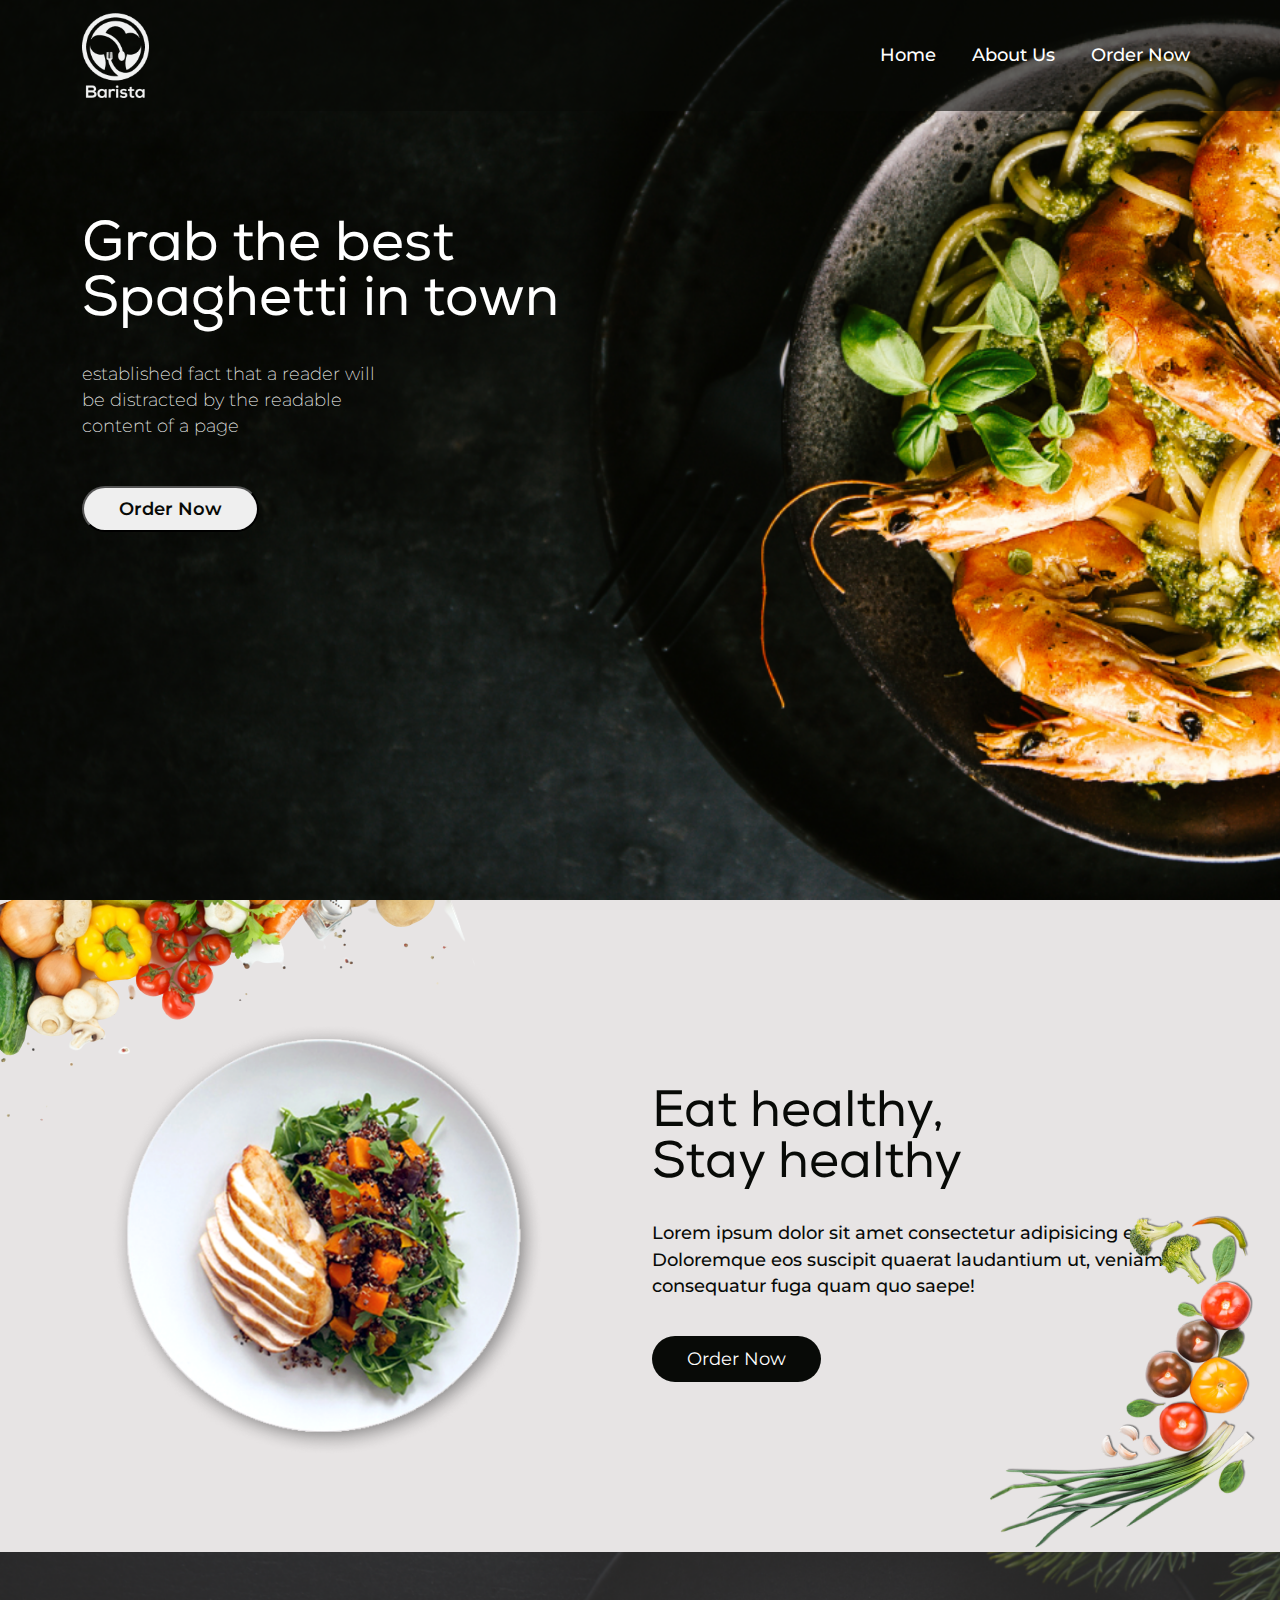
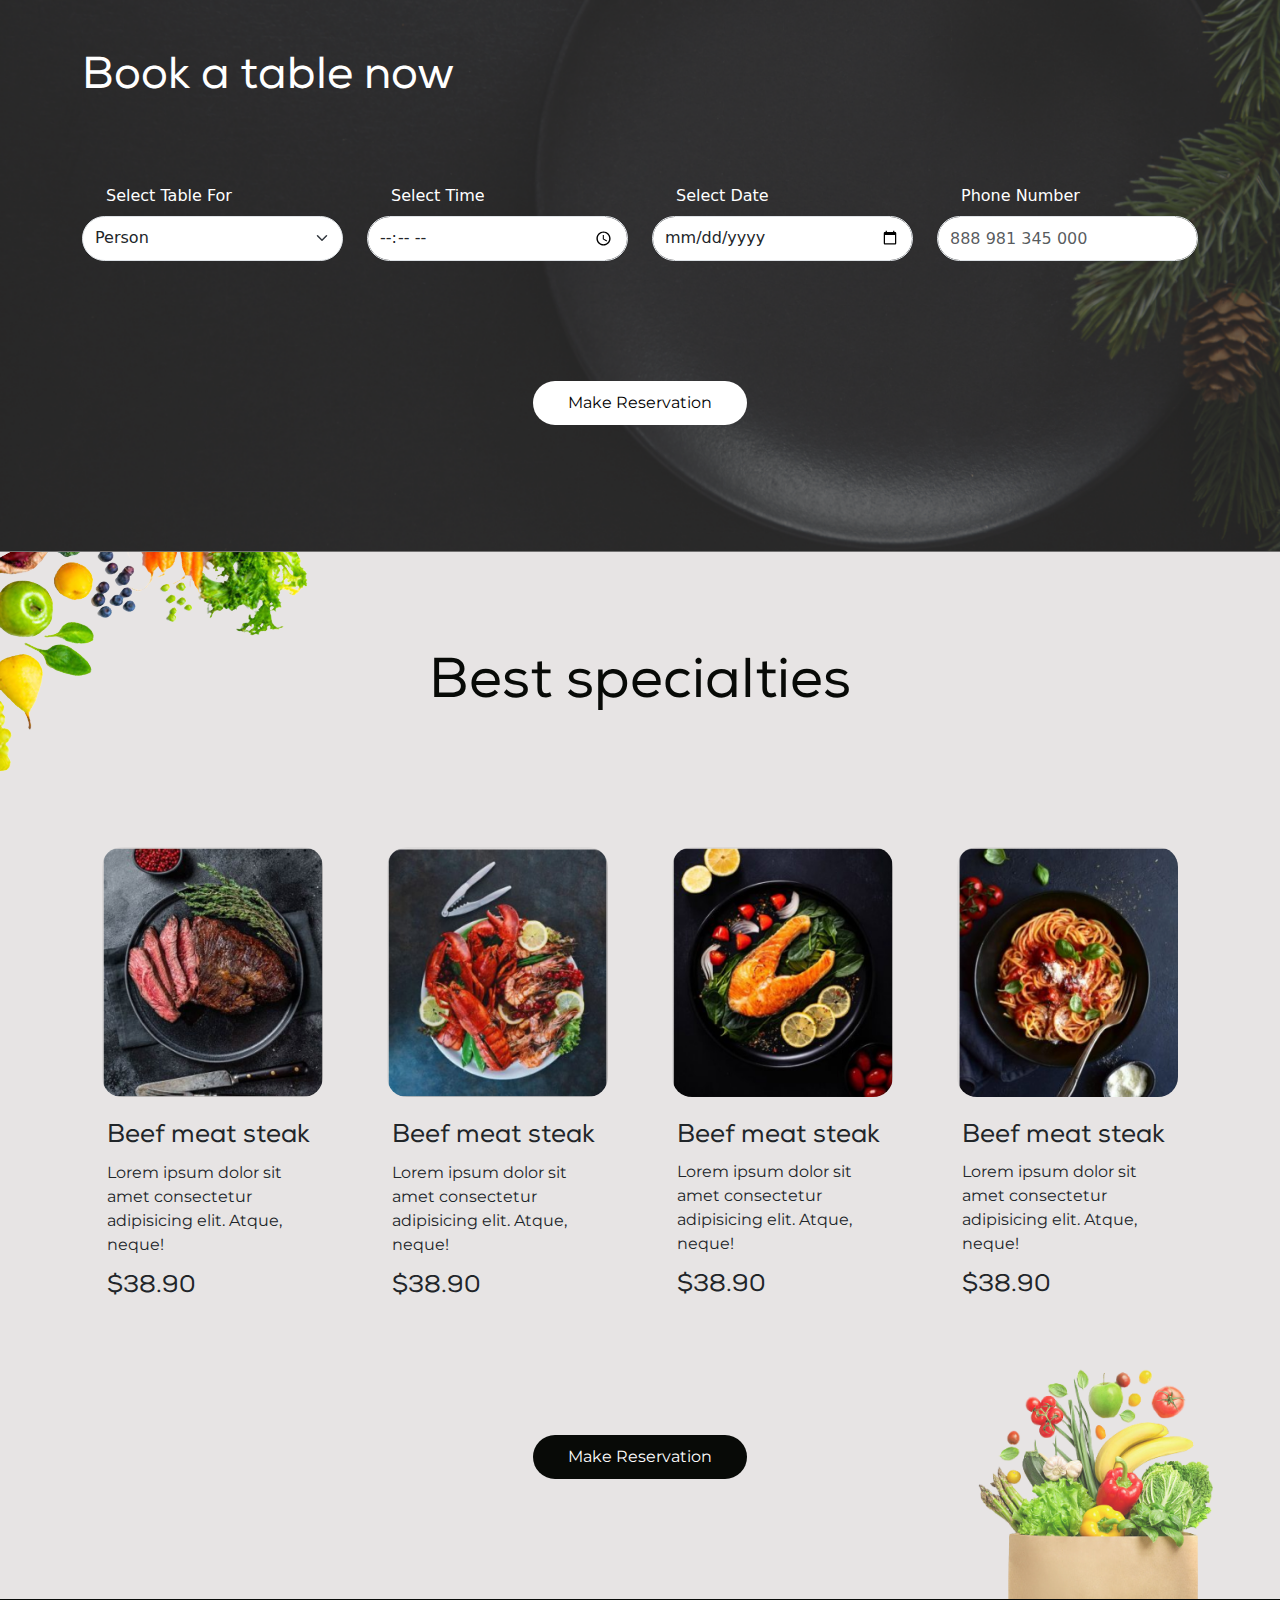
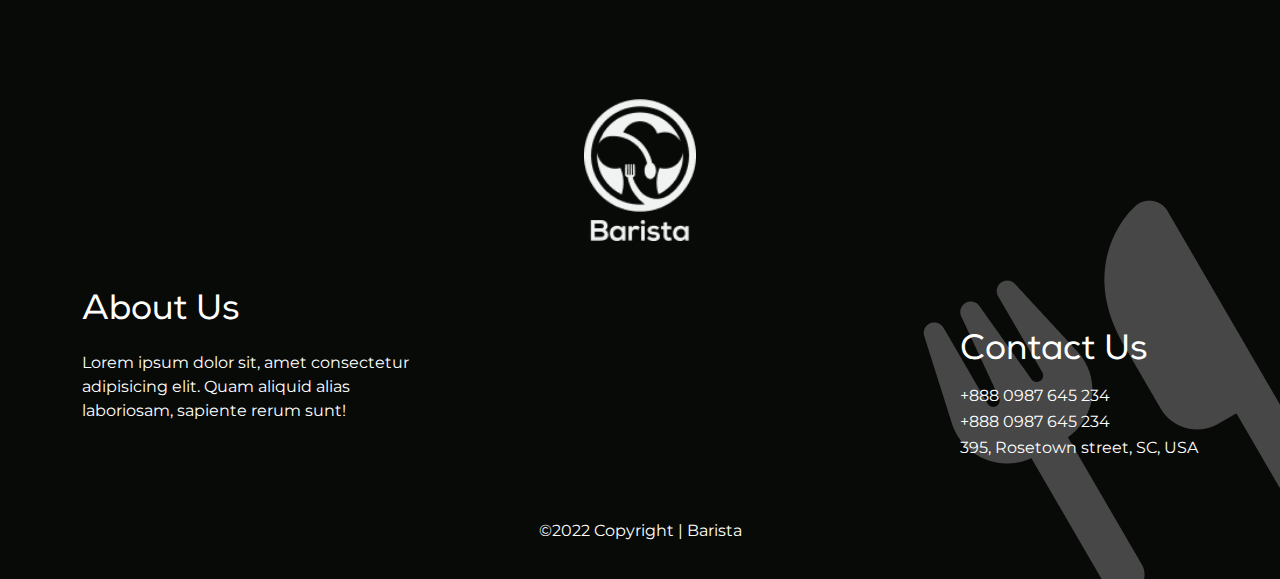
<file: index.html>
<!DOCTYPE html>
<html lang="en">

<head>
  <meta charset="UTF-8">
  <meta http-equiv="X-UA-Compatible" content="IE=edge">
  <meta name="viewport" content="width=device-width, initial-scale=1.0">
  <title>Barista</title>

  <!-- Favicon Link -->
  <link rel="shortcut icon" href="./icons/barista-favicon-01.png" type="image/x-icon">
  <!-- Favicon Link -->

  <!-- CSS Link -->
  <link rel="stylesheet" href="./barista.css">
  <!-- CSS Link -->

  <!-- Bootstrap Link -->
  <link href="https://cdn.jsdelivr.net/npm/bootstrap@5.2.2/dist/css/bootstrap.min.css" rel="stylesheet">

  <script src="https://cdn.jsdelivr.net/npm/bootstrap@5.0.2/dist/js/bootstrap.bundle.min.js"></script>
  <!-- Bootstrap Link -->

  <!-- Font Awesome Link -->
  <link rel="stylesheet" href="./font-awesome/fontawesome-free-6.2.0-web/css/all.min.css">
  <!-- Font Awesome Link -->

</head>

<body>
  <!-- Hero Section Start -->

  <!-- Navbar Section Start -->
  <section class="hero">
    <nav class="navbar navbar-expand-md navbar-dark menuBar">
      <div class="container">
        <a class="navbar-brand logo" href="javascript:void(0)">
          <img src="./img/barista_logo.png" alt="logo">
        </a>
        <button class="navbar-toggler" type="button" data-bs-toggle="collapse" data-bs-target="#mynavbar">
          <span class="navbar-toggler-icon"></span>
        </button>
        <div class="collapse navbar-collapse menuItem" id="mynavbar">
          <ul class="navbar-nav ms-auto">
            <li class="nav-item">
              <a class="nav-link" href="#">Home</a>
            </li>
            <li class="nav-item">
              <a class="nav-link" href="#about">About Us</a>
            </li>
            <li class="nav-item">
              <a class="nav-link" href="#order">Order Now</a>
            </li>
          </ul>
        </div>
      </div>
    </nav>
    <!-- Navbar Section End -->

    <div class="container">
      <div class="row">
        <div class="col-lg-6">
          <div class="hero-content">
            <h1>Grab the best <br>Spaghetti in town</h1>
            <p>established fact that a reader will <br>be distracted by the readable <br>content of a page</p>
            <button type="button">Order Now</button>
          </div>
        </div>
        <div class="col-lg-6"></div>
      </div>
    </div>
  </section>
  <!-- Hero Section End -->

  <!-- About Section Start -->
  <section class="about" id="about">
    <img src="./img/about-top-vage.png" alt="" class="about-bg-img-top">
    <img src="./img/about-bottom-vage.png" alt="" class="about-bg-img-bottom">
    <div class="container">
      <div class="row">
        <div class="col-lg-6">
          <div class="about_main_img">
            <img src="./img/about_food.png" alt="">
          </div>
        </div>
        <div class="col-lg-6">
          <div class="about_content">
            <h1>Eat healthy, <br>Stay healthy</h1>
            <p>Lorem ipsum dolor sit amet consectetur adipisicing elit. Doloremque eos suscipit quaerat laudantium
              ut, veniam consequatur fuga quam quo saepe!</p>
            <button type="button" class="about-btn">Order Now</button>
          </div>
        </div>
      </div>
    </div>
  </section>
  <!-- About Section End -->

  <!-- Reservation Section Start -->
  <section class="reservation" style="background: url(./img/reservation.png);">
    <div class="container">
      <div class="row">
        <div class="col-sm-12">
          <div class="reservation-header">
            <h1>Book a table now</h1>
          </div>
        </div>
      </div>
    </div>

    <div class="container">
      <div class="row">
        <div class="col-lg-3">
          <div class="reserv-select-table">
            <label for="#" class="form-label text-white ps-4">Select Table For</label>
            <select name="#" id="#" class="form-select">
              <option value="person">Person</option>
              <option value="male">Male</option>
              <option value="female">Female</option>
              <option value="other">Other</option>
            </select>
          </div>
        </div>
        <div class="col-lg-3">
          <div class="reserv-select-time">
            <label for="#" class="form-label text-white ps-4">Select Time</label>
            <input type="time" name="time" id="#" class="form-control">
          </div>
        </div>
        <div class="col-lg-3">
          <div class="reserv-select-date">
            <label for="#" class="form-label text-white ps-4">Select Date</label>
            <input type="date" name="date" id="#" class="form-control">
          </div>
        </div>
        <div class="col-lg-3">
          <div class="reserv-phone-number">
            <label for="#" class="form-label text-white ps-4">Phone Number</label>
            <input type="number" name="number" id="#" class="form-control" placeholder="888 981 345 000">
          </div>
        </div>
      </div>
      <div class="row">
        <div class="col-sm-12">
          <div class="reserv-btn text-center">
            <button type="button">Make Reservation</button>
          </div>
        </div>
      </div>
    </div>
  </section>
  <!-- Reservation Section End -->

  <!-- Pricing Section Start -->
  <section class="specialties" id="order">
    <img src="./img/price-top-img.png" alt="" class="price-top-img">
    <img src="./img/price-bottom-img.png" alt="" class="price-bottom-img">
    <div class="container">
      <div class="row">
        <div class="col-sm-12">
          <div class="specialties-header">
            <h1>Best specialties</h1>
          </div>
        </div>
      </div>

      <div class="row">
        <div class="col-lg-3">
          <div class="specialties-list">
            <img src="./img/specialties_food_1.png" alt="">
            <div class="specialties-list-content">
              <h3>Beef meat steak</h3>
              <p>Lorem ipsum dolor sit amet consectetur adipisicing elit. Atque, neque!</p>
              <h4>$38.90</h4>
            </div>
          </div>
        </div>

        <div class="col-lg-3">
          <div class="specialties-list">
            <img src="./img/specialties_food_2.png" alt="">
            <div class="specialties-list-content">
              <h3>Beef meat steak</h3>
              <p>Lorem ipsum dolor sit amet consectetur adipisicing elit. Atque, neque!</p>
              <h4>$38.90</h4>
            </div>
          </div>
        </div>

        <div class="col-lg-3">
          <div class="specialties-list">
            <img src="./img/specialties_food_3.png" alt="">
            <div class="specialties-list-content">
              <h3>Beef meat steak</h3>
              <p>Lorem ipsum dolor sit amet consectetur adipisicing elit. Atque, neque!</p>
              <h4>$38.90</h4>
            </div>
          </div>
        </div>

        <div class="col-lg-3">
          <div class="specialties-list">
            <img src="./img/specialties_food_4.png" alt="">
            <div class="specialties-list-content">
              <h3>Beef meat steak</h3>
              <p>Lorem ipsum dolor sit amet consectetur adipisicing elit. Atque, neque!</p>
              <h4>$38.90</h4>
            </div>
          </div>
        </div>

      </div>

      <div class="row">
        <div class="col-sm-12">
          <div class="specialties-btn text-center">
            <button type="button">Make Reservation</button>
          </div>
        </div>
      </div>

    </div>
  </section>
  <!-- Pricing Section End -->

  <!-- Footer Section Start -->
  <footer class="footer">
    <img src="./img/footer.png" alt="" class="footer-chak-img">
    <div class="container">
      <div class="row">
        <div class="col-sm-12">
          <div class="footer-img">
            <img src="./img/barista_logo.png" alt="">
          </div>
        </div>
      </div>

      <div class="row">
        <div class="col-md-6">
          <div class="foot-about">
            <h3>About Us</h3>
            <p class="text-white">Lorem ipsum dolor sit, amet consectetur<br> adipisicing elit. Quam aliquid alias<br> laboriosam, sapiente rerum
              sunt!</p>
          </div>
        </div>
        <div class="col-md-6">
          <div class="foot-contact float-md-end text-white">
            <h3>Contact Us</h3>
            <p>+888 0987 645 234</p>
            <p>+888 0987 645 234</p>
            <p>395, Rosetown street, SC, USA</p>
          </div>
        </div>
      </div>

      <div class="row">
        <div class="col-sm-12">
          <div class="copyright text-center">
            <p>©2022 Copyright | Barista</p>
          </div>
        </div>
      </div>

    </div>
  </footer>
  <!-- Footer Section End -->

</body>

</html>
</file>
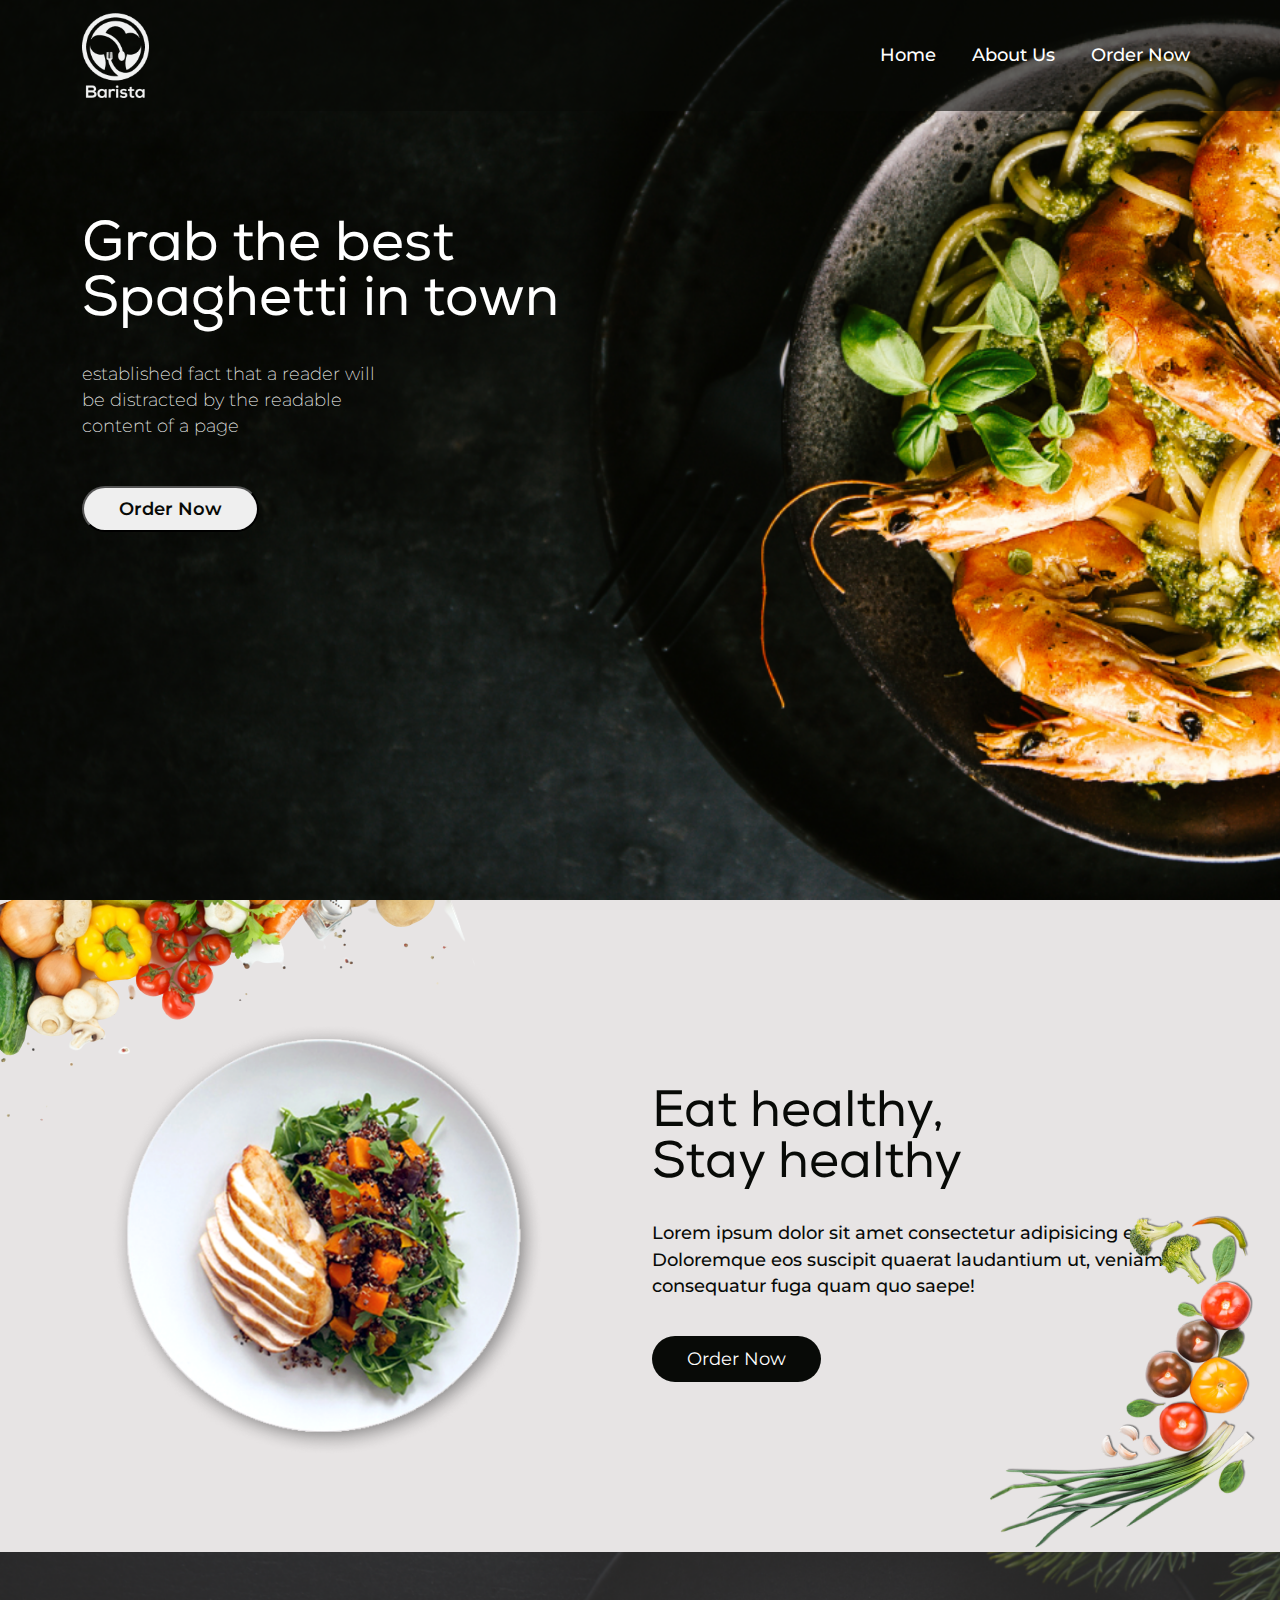
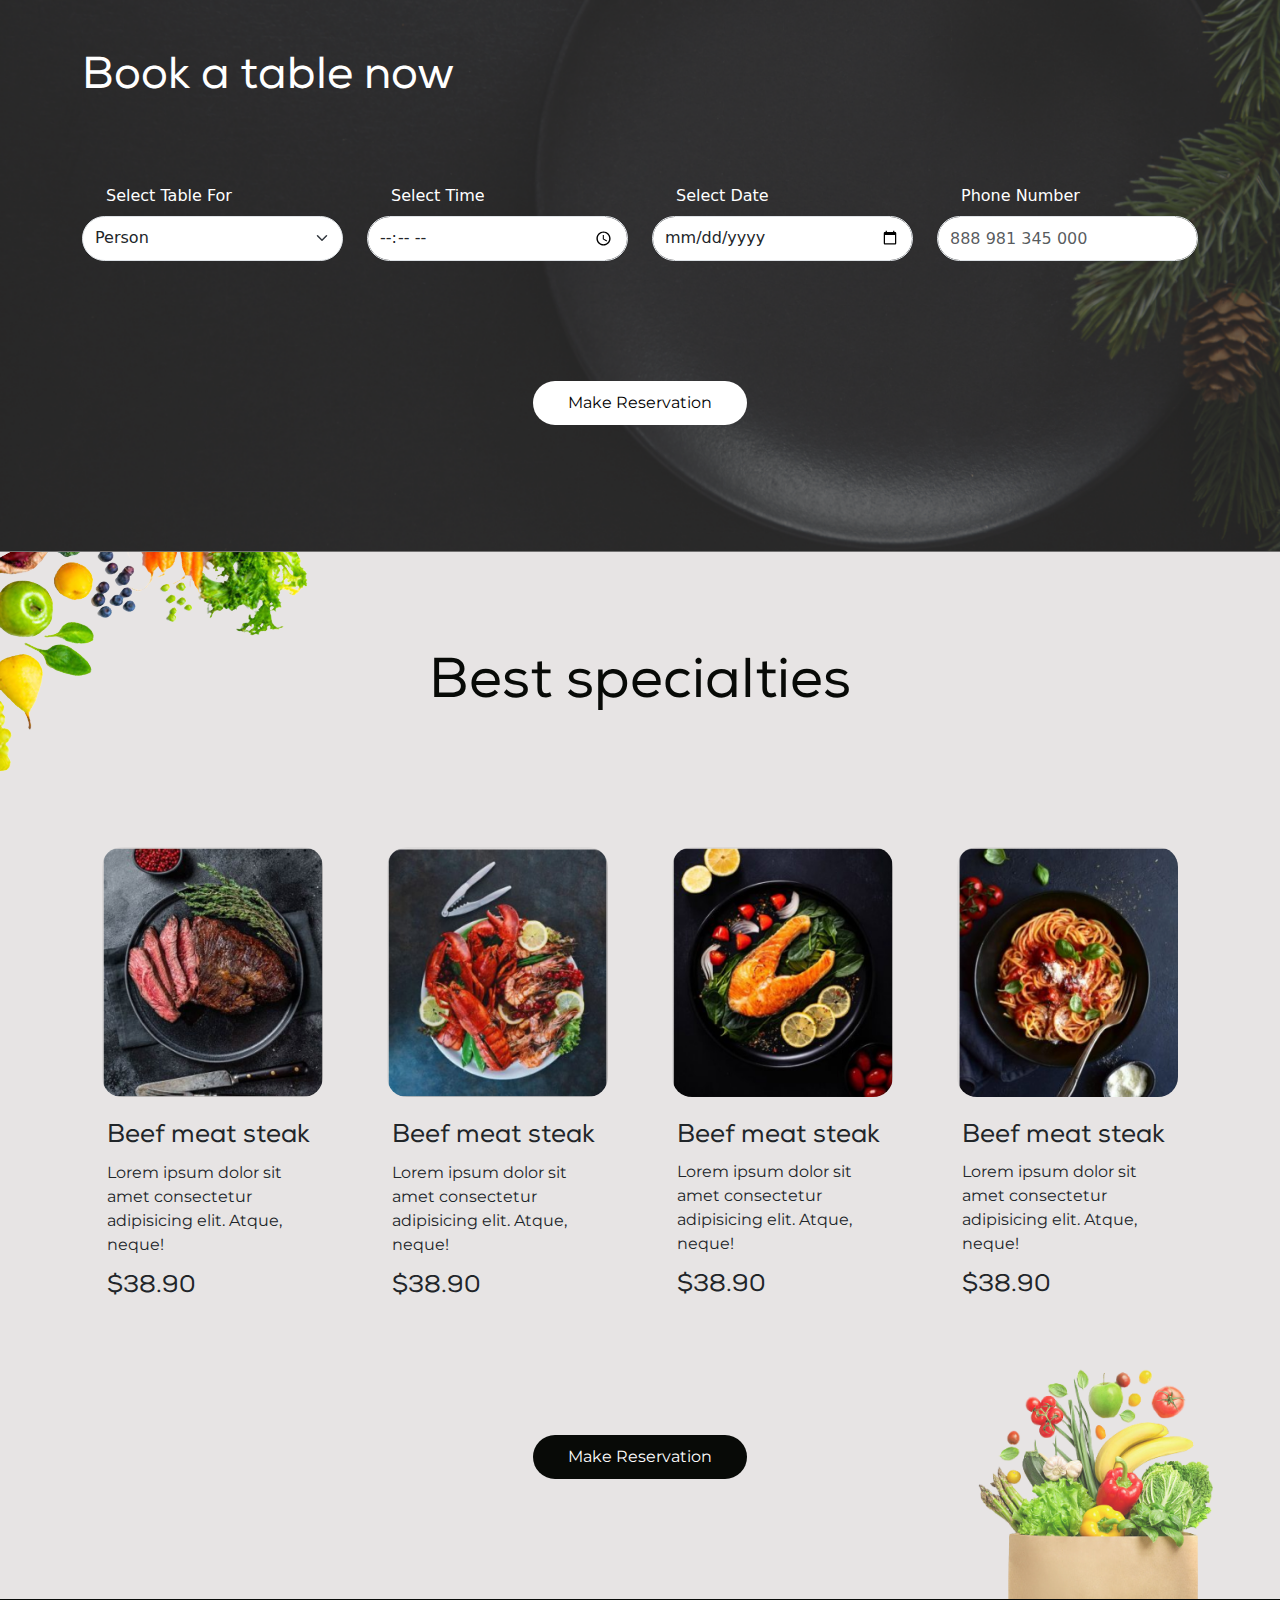
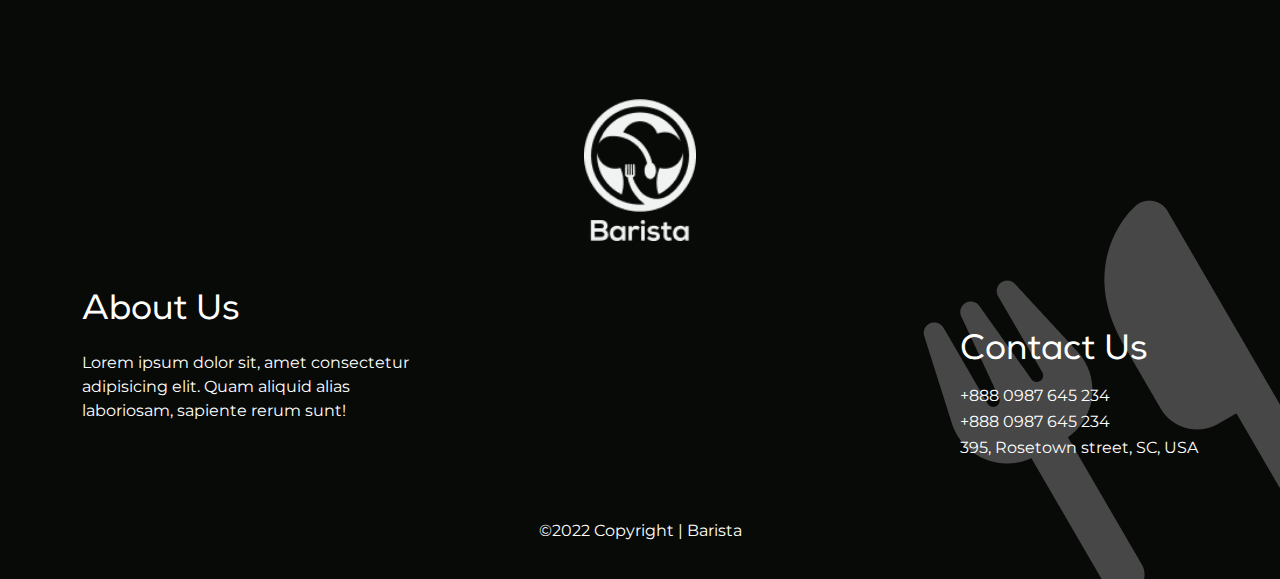
<file: barista.html>
<!DOCTYPE html>
<html lang="en">

<head>
  <meta charset="UTF-8">
  <meta http-equiv="X-UA-Compatible" content="IE=edge">
  <meta name="viewport" content="width=device-width, initial-scale=1.0">
  <title>Barista</title>

  <!-- Favicon Link -->
  <link rel="shortcut icon" href="./icons/barista-favicon-01.png" type="image/x-icon">
  <!-- Favicon Link -->

  <!-- CSS Link -->
  <link rel="stylesheet" href="./barista.css">
  <!-- CSS Link -->

  <!-- Bootstrap Link -->
  <link href="https://cdn.jsdelivr.net/npm/bootstrap@5.2.2/dist/css/bootstrap.min.css" rel="stylesheet">

  <script src="https://cdn.jsdelivr.net/npm/bootstrap@5.0.2/dist/js/bootstrap.bundle.min.js"></script>
  <!-- Bootstrap Link -->

  <!-- Font Awesome Link -->
  <link rel="stylesheet" href="./font-awesome/fontawesome-free-6.2.0-web/css/all.min.css">
  <!-- Font Awesome Link -->

</head>

<body>
  <!-- Hero Section Start -->

  <!-- Navbar Section Start -->
  <section class="hero">
    <nav class="navbar navbar-expand-md navbar-dark menuBar">
      <div class="container">
        <a class="navbar-brand logo" href="javascript:void(0)">
          <img src="./img/barista_logo.png" alt="logo">
        </a>
        <button class="navbar-toggler" type="button" data-bs-toggle="collapse" data-bs-target="#mynavbar">
          <span class="navbar-toggler-icon"></span>
        </button>
        <div class="collapse navbar-collapse menuItem" id="mynavbar">
          <ul class="navbar-nav ms-auto">
            <li class="nav-item">
              <a class="nav-link" href="#">Home</a>
            </li>
            <li class="nav-item">
              <a class="nav-link" href="#about">About Us</a>
            </li>
            <li class="nav-item">
              <a class="nav-link" href="#order">Order Now</a>
            </li>
          </ul>
        </div>
      </div>
    </nav>
    <!-- Navbar Section End -->

    <div class="container">
      <div class="row">
        <div class="col-lg-6">
          <div class="hero-content">
            <h1>Grab the best <br>Spaghetti in town</h1>
            <p>established fact that a reader will <br>be distracted by the readable <br>content of a page</p>
            <button type="button">Order Now</button>
          </div>
        </div>
        <div class="col-lg-6"></div>
      </div>
    </div>
  </section>
  <!-- Hero Section End -->

  <!-- About Section Start -->
  <section class="about" id="about">
    <img src="./img/about-top-vage.png" alt="" class="about-bg-img-top">
    <img src="./img/about-bottom-vage.png" alt="" class="about-bg-img-bottom">
    <div class="container">
      <div class="row">
        <div class="col-lg-6">
          <div class="about_main_img">
            <img src="./img/about_food.png" alt="">
          </div>
        </div>
        <div class="col-lg-6">
          <div class="about_content">
            <h1>Eat healthy, <br>Stay healthy</h1>
            <p>Lorem ipsum dolor sit amet consectetur adipisicing elit. Doloremque eos suscipit quaerat laudantium
              ut, veniam consequatur fuga quam quo saepe!</p>
            <button type="button" class="about-btn">Order Now</button>
          </div>
        </div>
      </div>
    </div>
  </section>
  <!-- About Section End -->

  <!-- Reservation Section Start -->
  <section class="reservation" style="background: url(./img/reservation.png);">
    <div class="container">
      <div class="row">
        <div class="col-sm-12">
          <div class="reservation-header">
            <h1>Book a table now</h1>
          </div>
        </div>
      </div>
    </div>

    <div class="container">
      <div class="row">
        <div class="col-lg-3">
          <div class="reserv-select-table">
            <label for="#" class="form-label text-white ps-4">Select Table For</label>
            <select name="#" id="#" class="form-select">
              <option value="person">Person</option>
              <option value="male">Male</option>
              <option value="female">Female</option>
              <option value="other">Other</option>
            </select>
          </div>
        </div>
        <div class="col-lg-3">
          <div class="reserv-select-time">
            <label for="#" class="form-label text-white ps-4">Select Time</label>
            <input type="time" name="time" id="#" class="form-control">
          </div>
        </div>
        <div class="col-lg-3">
          <div class="reserv-select-date">
            <label for="#" class="form-label text-white ps-4">Select Date</label>
            <input type="date" name="date" id="#" class="form-control">
          </div>
        </div>
        <div class="col-lg-3">
          <div class="reserv-phone-number">
            <label for="#" class="form-label text-white ps-4">Phone Number</label>
            <input type="number" name="number" id="#" class="form-control" placeholder="888 981 345 000">
          </div>
        </div>
      </div>
      <div class="row">
        <div class="col-sm-12">
          <div class="reserv-btn text-center">
            <button type="button">Make Reservation</button>
          </div>
        </div>
      </div>
    </div>
  </section>
  <!-- Reservation Section End -->

  <!-- Pricing Section Start -->
  <section class="specialties" id="order">
    <img src="./img/price-top-img.png" alt="" class="price-top-img">
    <img src="./img/price-bottom-img.png" alt="" class="price-bottom-img">
    <div class="container">
      <div class="row">
        <div class="col-sm-12">
          <div class="specialties-header">
            <h1>Best specialties</h1>
          </div>
        </div>
      </div>

      <div class="row">
        <div class="col-lg-3">
          <div class="specialties-list">
            <img src="./img/specialties_food_1.png" alt="">
            <div class="specialties-list-content">
              <h3>Beef meat steak</h3>
              <p>Lorem ipsum dolor sit amet consectetur adipisicing elit. Atque, neque!</p>
              <h4>$38.90</h4>
            </div>
          </div>
        </div>

        <div class="col-lg-3">
          <div class="specialties-list">
            <img src="./img/specialties_food_2.png" alt="">
            <div class="specialties-list-content">
              <h3>Beef meat steak</h3>
              <p>Lorem ipsum dolor sit amet consectetur adipisicing elit. Atque, neque!</p>
              <h4>$38.90</h4>
            </div>
          </div>
        </div>

        <div class="col-lg-3">
          <div class="specialties-list">
            <img src="./img/specialties_food_3.png" alt="">
            <div class="specialties-list-content">
              <h3>Beef meat steak</h3>
              <p>Lorem ipsum dolor sit amet consectetur adipisicing elit. Atque, neque!</p>
              <h4>$38.90</h4>
            </div>
          </div>
        </div>

        <div class="col-lg-3">
          <div class="specialties-list">
            <img src="./img/specialties_food_4.png" alt="">
            <div class="specialties-list-content">
              <h3>Beef meat steak</h3>
              <p>Lorem ipsum dolor sit amet consectetur adipisicing elit. Atque, neque!</p>
              <h4>$38.90</h4>
            </div>
          </div>
        </div>

      </div>

      <div class="row">
        <div class="col-sm-12">
          <div class="specialties-btn text-center">
            <button type="button">Make Reservation</button>
          </div>
        </div>
      </div>

    </div>
  </section>
  <!-- Pricing Section End -->

  <!-- Footer Section Start -->
  <footer class="footer">
    <img src="./img/footer.png" alt="" class="footer-chak-img">
    <div class="container">
      <div class="row">
        <div class="col-sm-12">
          <div class="footer-img">
            <img src="./img/barista_logo.png" alt="">
          </div>
        </div>
      </div>

      <div class="row">
        <div class="col-md-6">
          <div class="foot-about">
            <h3>About Us</h3>
            <p class="text-white">Lorem ipsum dolor sit, amet consectetur<br> adipisicing elit. Quam aliquid alias<br> laboriosam, sapiente rerum
              sunt!</p>
          </div>
        </div>
        <div class="col-md-6">
          <div class="foot-contact float-md-end text-white">
            <h3>Contact Us</h3>
            <p>+888 0987 645 234</p>
            <p>+888 0987 645 234</p>
            <p>395, Rosetown street, SC, USA</p>
          </div>
        </div>
      </div>

      <div class="row">
        <div class="col-sm-12">
          <div class="copyright text-center">
            <p>©2022 Copyright | Barista</p>
          </div>
        </div>
      </div>

    </div>
  </footer>
  <!-- Footer Section End -->

</body>

</html>
</file>
<file: barista.css>
@import url('https://fonts.googleapis.com/css2?family=Montserrat:ital,wght@0,100;0,200;0,300;0,400;0,500;0,600;0,700;1,200;1,300&display=swap');

@font-face {
    font-family: "Nexa";
    src: url(./font/NexaRegular.otf);
}



/* Uniersal Start */

:root {
    --black: #080A07;
    --white: #fff;
    --header_font: 'Nexa';
    --text_font: 'Montserrat', sans-serif;
}

* {
    margin: 0;
    padding: 0;
    box-sizing: border-box;
}

h1,
h2,
h3,
h4,
h5,
h6 {
    font-family: var(--header_font);
}

p {
    font-family: var(--text_font);
}

/* Uniersal End */

/* Navbar Section Start */

.menuBar {
    background: rgb(8, 10, 7, 0.6);
    font-family: var(--text_font);
}

.menuBar .logo img {
    width: 70%;
}

.menuItem a {
    position: relative;
    display: inline-block;
    color: var(--white);
    font-size: 1.1em;
    font-weight: 500;
    margin-left: 20px;
}

.menuItem a:hover {
    color: var(--white);
}

.menuItem a::after {
    content: '';
    position: absolute;
    top: 100%;
    left: 0;
    width: 100%;
    height: 2px;
    background: var(--white);
    transform: scaleX(0);
    transform-origin: right;
    transition: transform 0.3s;
}

.menuItem a:hover::after {
    transform: scaleX(1);
    transform-origin: left;
    left: 0;
}

/* Navbar Section End */

/* Hero Section Start */

.hero {
    width: 100%;
    height: 100vh;
    background: url(./img/hero.png);
    background-size: cover !important;
    background-position: center !important;
    background-repeat: no-repeat !important;
}

.hero-content {
    margin-top: 20%;
}

.hero-content h1 {
    color: var(--white);
    font-size: 3.5em;
    line-height: 55px;
}

.hero-content p {
    color: var(--white);
    font-size: 1.1em;
    font-weight: 200;
    margin-top: 30px;
}

.hero-content button {
    padding: 8px 35px;
    border-radius: 30px;
    font-family: var(--text_font);
    color: var(--black);
    font-weight: 600;
    font-size: 1.1em;
    margin-top: 30px;
    transition: 0.5s;
}

.hero-content button:hover {
    filter: drop-shadow(6px 6px 25px rgba(255, 255, 255, 0.2));
}

@media screen and (max-width: 1200px) {
    .hero-content h1 {
        font-size: 3em;
        margin-top: 70px;
    }
}

@media screen and (max-width: 990px) {

    .hero-content h1 {
        font-size: 2.5em;
        margin-top: 50px;
        line-height: 40px;
    }

    .hero-content p {
        margin-top: 20px;
    }

    .hero-content button {
        margin-top: 20px;
    }
}

@media screen and (max-width: 768px) {

    .hero-content h1 {
        font-size: 2.1em;
        margin-top: 80px;
        line-height: 40px;
        /* text-align: center; */
    }

    .hero-content p {
        margin-top: 20px;
        /* text-align: center; */
    }

    .hero-content button {
        margin-top: 20px;
        /* text-align: center; */
    }
}

/* Hero Section End */

/* About Section Start */

.about {
    position: relative;
    padding-bottom: 50px;
    background: #e7e4e4;
}

.about .about-bg-img-top {
    position: absolute;
    left: 0;
    top: 0;
}

.about .about-bg-img-bottom {
    position: absolute;
    right: 0;
    bottom: 0;
}

.about_main_img img {
    width: 90%;
    margin-top: 100px;
}

.about_content {
    margin-top: 190px;
}

.about_content h1 {
    font-size: 3.2em;
    color: var(--black);
    line-height: 1em;
}

.about_content p {
    font-size: 1.1em;
    font-weight: 500;
    color: var(--black);
    padding: 20px 0;
}

.about_content .about-btn {
    padding: 10px 35px;
    background: var(--black);
    font-family: var(--text_font);
    color: var(--white);
    border: none;
    border-radius: 30px;
    font-size: 1.1em;
    transition: 0.5s;
}

.about_content .about-btn:hover {
    filter: drop-shadow(6px 6px 25px rgba(0, 0, 0, 0.2));
}

@media screen and (max-width: 1200px) {
    .about_content {
        margin-top: 170px;
    }

    .about_content h1 {
        font-size: 2.5em;
    }

    .about_content p {
        font-size: 1em;
    }
}

@media screen and (max-width: 990px) {
    .about_content {
        margin-top: 0;
        padding-bottom: 50px;
    }

    .about_main_img img {
        display: block;
        margin: auto;
        padding-top: 60px;
    }

    .about-bg-img-top, .about-bg-img-bottom {
        display: none;
    }

    .about_content h1 {
        font-size: 2.5em;
    }
}

@media screen and (max-width: 575px) {
    .about_content {
        padding-bottom: 10px;
    }

    .about_main_img img {
        padding-top: 30px;
    }
}

/* About Section End */

/* Reservation Section Start */

.reservation {
    width: 100%;
    height: 600px;
    background-position: center !important;
    background-repeat: no-repeat !important;
    background-size: cover !important;
}

.reservation-header h1 {
    color: var(--white);
    font-size: 2.8em;
    padding-top: 100px;
    padding-bottom: 70px;
}

.reservation input, select {
    border-radius: 30px !important;
    height: 45px !important;
}

.reserv-btn button {
    padding: 10px 35px;
    font-family: var(--text_font);
    border: none;
    border-radius: 30px;
    background: var(--white);
    margin-top: 120px;
    transition: 0.5s;
}

.reserv-btn button:hover {
    filter: drop-shadow(6px 6px 25px rgba(0, 0, 0, 0.2));
}

@media screen and (max-width: 990px) {
    .reservation-header h1 {
        font-size: 2.5em;
        padding-top: 50px;
        padding-bottom: 0;
    } 

    .reservation label {
        margin-top: 20px;
    }

    .reserv-btn button {
        margin-top: 20px;
    }
}

@media screen and (max-width: 575px) {
    .reservation-header h1 {
        font-size: 2.3em;
        padding-top: 40px;
    } 
}

/* Reservation Section End */

/* Pricing Section Start */

.specialties {
    position: relative;
    overflow: hidden;
    padding-bottom: 50px;
    background: #e7e4e4;
}

.specialties .price-top-img {
    position: absolute;
    top: -120px;
    left: 0;
}

.specialties .price-bottom-img {
    position: absolute;
    bottom: 0;
    right: 30px;
}

.specialties-header h1 {
    font-size: 3.5em;
    text-align: center;
    color: var(--black);
    padding-top: 100px;
    padding-bottom: 100px;
}

.specialties-list {
    padding: 30px;
    transition: 0.5s;
}

.specialties-list:hover {
    border-radius: 20px;
    box-shadow: inset 10px 10px 29px #c2c0c0,
            inset -10px -10px 29px #ffffff;
}

.specialties-list img {
    border-radius: 20px;
    width: 100%;
}

.specialties-list-content {
    padding: 5px;
}

.specialties-list-content h3 {
    padding-top: 20px;
    font-size: 1.8em;
}

.specialties-btn button {
    padding: 10px 35px;
    font-family: var(--text_font);
    border: none;
    border-radius: 30px;
    background: var(--black);
    color: var(--white);
    margin-top: 100px;
    margin-bottom: 70px;
    transition: 0.5s;
}

.specialties-btn button:hover {
    filter: drop-shadow(6px 6px 25px rgba(0, 0, 0, 0.2));
}

@media screen and (max-width: 1400px) {
    .specialties-list-content h3 {
        font-size: 1.6em;
    }

    .specialties-list {
        padding: 20px;
    }
}

@media screen and (max-width: 1200px) {
    .specialties-header h1 {
        font-size: 3em;
    }
    .specialties-list-content h3 {
        font-size: 1.6em;
    }
}

@media screen and (max-width: 990px) {
    .specialties-header h1 {
        font-size: 2.5em;
        text-align: center;
        color: var(--black);
        padding-top: 60px;
        padding-bottom: 10px;
    }

    .specialties .price-top-img, .price-bottom-img {
        display: none;
    }

    .specialties-list {
        margin: 10px;
    }

    .specialties-list img {
        width: 90%;
        display: block;
        margin: auto;
        padding-top: 20px;
    }

    .specialties-list-content {
        padding: 20px;
    }

    .specialties-list-content h3 {
        padding-top: 0px;
    }

    .specialties-btn button {
        margin-top: 30px;
        margin-bottom: 30px;
    }
}

/* Pricing Section End */

/* Footer Section Start */

.footer {
    background: var(--black);
    position: relative;
    z-index: -2;
}

.footer-chak-img {
    position: absolute;
    right: 0;
    bottom: 0;
    z-index: -1;
}

.footer-img img {
    width: 10%;
    display: block;
    margin: auto;
    padding-top: 100px;
    padding-bottom: 50px;
}

.foot-about h3, .foot-contact h3{
    color: var(--white);
    font-size: 2.2em;
    padding-bottom: 10px;
}

.foot-contact p {
    line-height: 10px;
}

.copyright p {
    color: var(--white);
    padding: 50px 0 20px 0;
}

@media screen and (max-width: 990px) {
    .footer-img img {
        width: 15%;
        padding-top: 50px;
    }
}

@media screen and (max-width: 768px) {
    .footer-chak-img {
        display: none;
    }
}

.foot-contact {
    margin-top: 40px;
}

/* Footer Section End */
</file>
